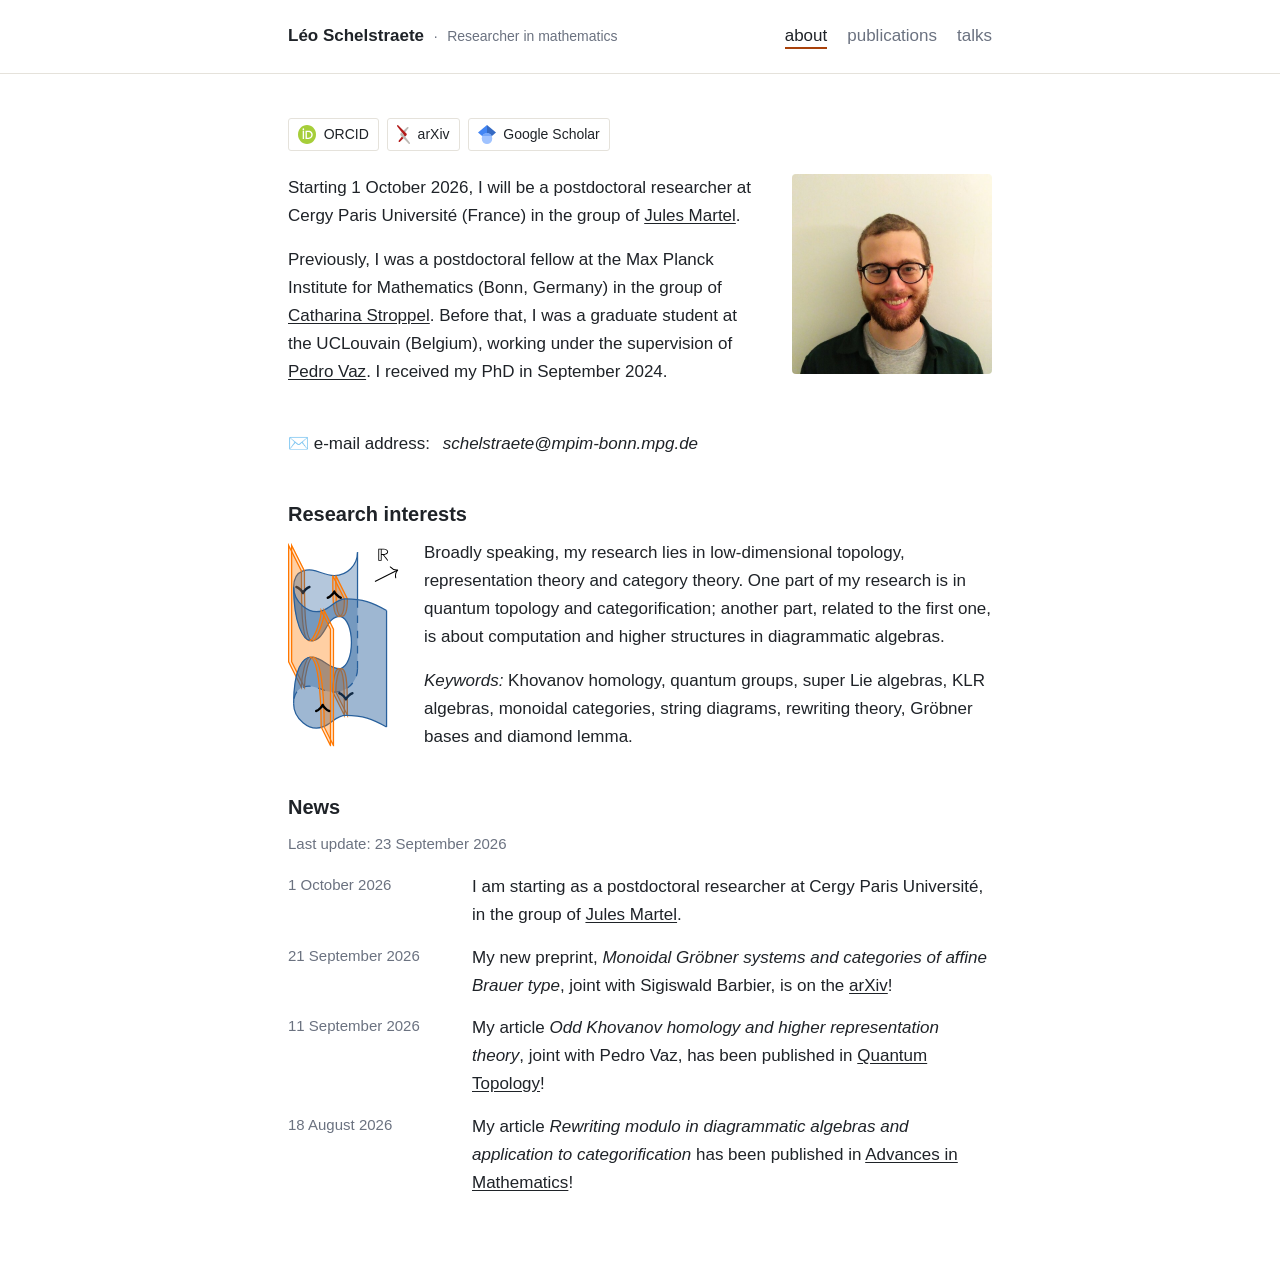
<file: index.html>
<!DOCTYPE html>
<html lang="en">

<head>
  <meta charset="utf-8">
  <meta name="viewport" content="width=device-width, initial-scale=1">
  <title>Léo Schelstraete</title>
  <meta name="description" content="Léo Schelstraete, postdoctoral researcher in mathematics.">
  <link rel="stylesheet" href="main.css">
</head>

<body>

  <nav class="nav">
    <div class="wrap">
      <div class="nav-brand">
        <a class="nav-name" href="index.html">Léo Schelstraete</a>
        <span class="nav-role">Researcher in mathematics</span>
      </div>
      <ul class="nav-links">
        <li><a href="index.html" aria-current="page">about</a></li>
        <li><a href="publications.html">publications</a></li>
        <li><a href="talks.html">talks</a></li>
      </ul>
    </div>
  </nav>

  <main class="page">
    <div class="wrap">

      <div class="profile-links">
        <a href="https://orcid.org/0000-0001-7167-3964">
          <img src="files/logos/ORCID-iD_icon_vector.svg" alt="">
          <span>ORCID</span>
        </a>
        <a href="https://arxiv.org/a/schelstraete_l_1.html">
          <img src="files/logos/arxiv-logomark-small.svg" alt="">
          <span>arXiv</span>
        </a>
        <a href="https://scholar.google.com/citations?user=fEg7OsQAAAAJ&amp;hl=en">
          <img src="files/logos/Google_Scholar_logo.svg" alt="">
          <span>Google Scholar</span>
        </a>
      </div>

      <div class="intro">
        <div>
          <p>
            Starting 1 October 2026, I will be a postdoctoral researcher at Cergy Paris Université (France) in the group of <a href="https://jmartel.perso.math.cnrs.fr/">Jules Martel</a>.
          </p>

          <p>
            Previously, I was a postdoctoral fellow at the Max Planck Institute for Mathematics (Bonn, Germany) in the group of <a href="https://www.math.uni-bonn.de/ag/stroppel/">Catharina Stroppel</a>. Before that, I was a graduate student at the UCLouvain (Belgium), working under the supervision of <a href="https://perso.uclouvain.be/pedro.vaz">Pedro Vaz</a>. I received my PhD in September 2024.
          </p>
        </div>

        <img class="intro-photo" src="files/photo.jpg" alt="Léo Schelstraete">
      </div>

      <p class="contact">
        ✉️ e-mail address: <span class="address">schelstraete@mpim-bonn.mpg.de</span>
      </p>

      <h2>Research interests</h2>
      <div class="research">
        <img class="research-figure" src="files/squeezing.svg" alt="">
        <div class="research-text">
          <p>
            Broadly speaking, my research lies in low-dimensional topology, representation theory and category theory.
            One part of my research is in quantum topology and categorification; another part, related to the first one, is about computation and higher structures in diagrammatic algebras.
          </p>
          <p>
            <em>Keywords:</em> Khovanov homology, quantum groups, super Lie algebras, KLR algebras, monoidal categories, string diagrams, rewriting theory, Gröbner bases and diamond lemma.
          </p>
        </div>
      </div>

      <h2>News</h2>
      <p class="meta">Last update: 23 September 2026</p>
      <!-- Newest first. Date on the left, item on the right. -->
      <ul class="dated">
        <li>
          <span class="meta">1 October 2026</span>
          <span>I am starting as a postdoctoral researcher at Cergy Paris Université, in the group of <a href="https://jmartel.perso.math.cnrs.fr/">Jules Martel</a>.</span>
        </li>
        <li>
          <span class="meta">21 September 2026</span>
          <span>My new preprint, <em>Monoidal Gr&ouml;bner systems and categories of affine Brauer type</em>, joint with Sigiswald Barbier, is on the <a href="https://arxiv.org/abs/2609.25159">arXiv</a>!</span>
        </li>
        <li>
          <span class="meta">11 September 2026</span>
          <span>My article <em>Odd Khovanov homology and higher representation theory</em>, joint with Pedro Vaz, has been published in <a href="https://doi.org/10.4171/QT/266">Quantum Topology</a>!</span>
        </li>
        <li>
          <span class="meta">18 August 2026</span>
          <span>My article <em>Rewriting modulo in diagrammatic algebras and application to categorification</em> has been published in <a href="https://doi.org/10.1016/j.aim.2026.111198">Advances in Mathematics</a>!</span>
        </li>
      </ul>

    </div>
  </main>

</body>

</html>
</file>
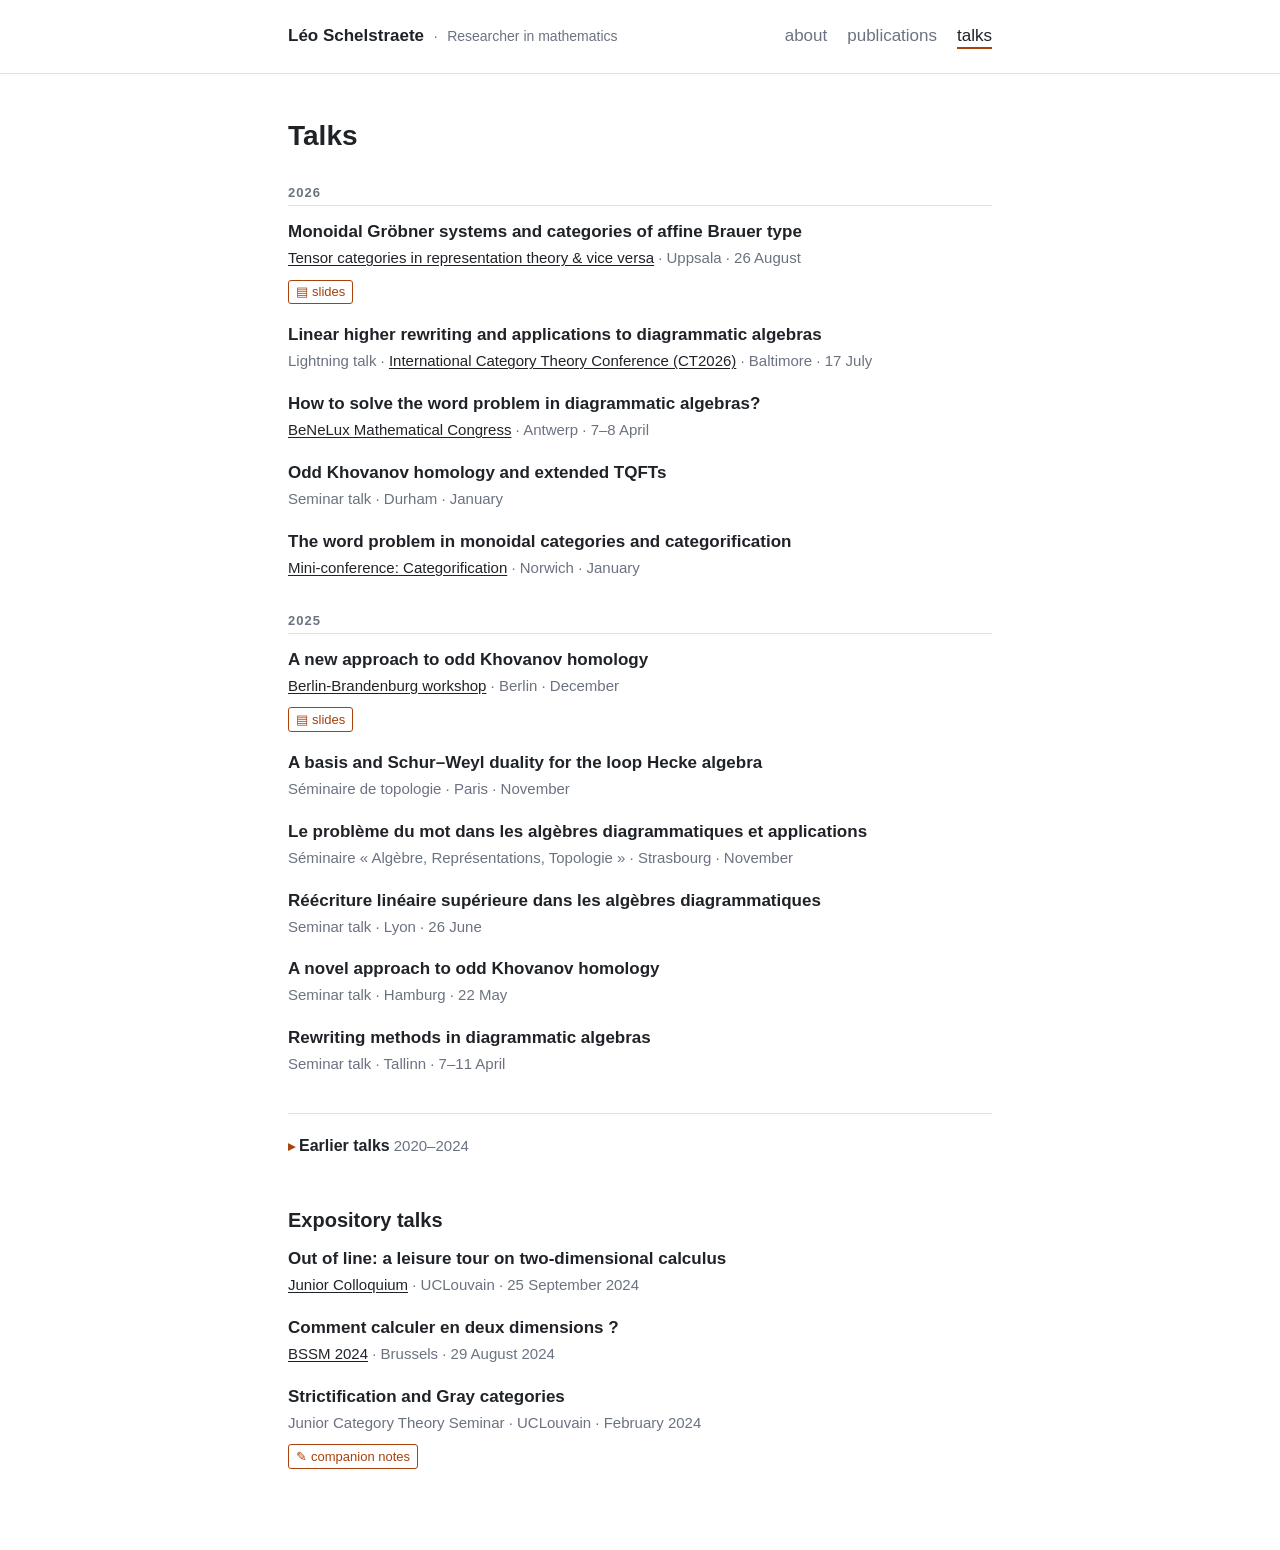
<file: talks.html>
<!DOCTYPE html>
<html lang="en">

<head>
  <meta charset="utf-8">
  <meta name="viewport" content="width=device-width, initial-scale=1">
  <title>Talks &middot; Léo Schelstraete</title>
  <meta name="description" content="Research and expository talks by Léo Schelstraete, with slides and notes.">
  <link rel="stylesheet" href="main.css">
</head>

<body>

  <nav class="nav">
    <div class="wrap">
      <div class="nav-brand">
        <a class="nav-name" href="index.html">Léo Schelstraete</a>
        <span class="nav-role">Researcher in mathematics</span>
      </div>
      <ul class="nav-links">
        <li><a href="index.html">about</a></li>
        <li><a href="publications.html">publications</a></li>
        <li><a href="talks.html" aria-current="page">talks</a></li>
      </ul>
    </div>
  </nav>

  <main class="page">
    <div class="wrap">

      <h1>Talks</h1>

      <h3 class="year">2026</h3>
      <ul class="entries talks">
        <li>
          <span class="title">Monoidal Gr&ouml;bner systems and categories of affine Brauer type</span>
          <span class="meta"><a href="https://sites.google.com/view/reptensor">Tensor categories in representation theory &amp; vice versa</a> &middot; Uppsala &middot; 26 August</span>
          <span class="chips"><a class="chip chip-slides" href="files/Uppsala.pdf">slides</a></span>
        </li>
        <li>
          <span class="title">Linear higher rewriting and applications to diagrammatic algebras</span>
          <span class="meta">Lightning talk &middot; <a href="https://ct2026.com/ct/">International Category Theory Conference (CT2026)</a> &middot; Baltimore &middot; 17 July</span>
        </li>
        <li>
          <span class="title">How to solve the word problem in diagrammatic algebras?</span>
          <span class="meta"><a href="https://bms.ulb.ac.be/conferences/bms-kwg-sml-joint-meeting/">BeNeLux Mathematical Congress</a> &middot; Antwerp &middot; 7&ndash;8 April</span>
        </li>
        <li>
          <span class="title">Odd Khovanov homology and extended TQFTs</span>
          <span class="meta">Seminar talk &middot; Durham &middot; January</span>
        </li>
        <li>
          <span class="title">The word problem in monoidal categories and categorification</span>
          <span class="meta"><a href="https://sites.google.com/view/categorificationuea2026/home">Mini-conference: Categorification</a> &middot; Norwich &middot; January</span>
        </li>
      </ul>

      <h3 class="year">2025</h3>
      <ul class="entries talks">
        <li>
          <span class="title">A new approach to odd Khovanov homology</span>
          <span class="meta"><a href="https://sites.google.com/view/berlin-brandenburg-workshop-vi/home">Berlin-Brandenburg workshop</a> &middot; Berlin &middot; December</span>
          <span class="chips"><a class="chip chip-slides" href="files/25.12%20Berlin.pdf">slides</a></span>
        </li>
        <li>
          <span class="title">A basis and Schur&ndash;Weyl duality for the loop Hecke algebra</span>
          <span class="meta">S&eacute;minaire de topologie &middot; Paris &middot; November</span>
        </li>
        <li>
          <span class="title">Le probl&egrave;me du mot dans les alg&egrave;bres diagrammatiques et applications</span>
          <span class="meta">S&eacute;minaire &laquo;&nbsp;Alg&egrave;bre, Repr&eacute;sentations, Topologie&nbsp;&raquo; &middot; Strasbourg &middot; November</span>
        </li>
        <li>
          <span class="title">R&eacute;&eacute;criture lin&eacute;aire sup&eacute;rieure dans les alg&egrave;bres diagrammatiques</span>
          <span class="meta">Seminar talk &middot; Lyon &middot; 26 June</span>
        </li>
        <li>
          <span class="title">A novel approach to odd Khovanov homology</span>
          <span class="meta">Seminar talk &middot; Hamburg &middot; 22 May</span>
        </li>
        <li>
          <span class="title">Rewriting methods in diagrammatic algebras</span>
          <span class="meta">Seminar talk &middot; Tallinn &middot; 7&ndash;11 April</span>
        </li>
      </ul>

      <details class="more">
        <summary>Earlier talks <span class="count">2020&ndash;2024</span></summary>

        <h3 class="year">2024</h3>
        <ul class="entries talks">
          <li>
            <span class="title">Rewriting in diagrammatic algebras</span>
            <span class="meta">Seminar talk &middot; Bonn &middot; December</span>
          </li>
          <li>
            <span class="title">Oddification, de la th&eacute;orie des repr&eacute;sentations &agrave; la topologie</span>
            <span class="meta">Seminar talk &middot; Marseille &middot; 14 November</span>
          </li>
          <li>
            <span class="title">R&eacute;&eacute;criture en alg&egrave;bre sup&eacute;rieure et applications</span>
            <span class="meta">Seminar talk &middot; Montpellier &middot; 13 November</span>
          </li>
          <li>
            <span class="title">Oddification, from representation theory to topology</span>
            <span class="meta">Seminar talk &middot; Bochum &middot; 7 November</span>
          </li>
          <li>
            <span class="title">A novel approach to odd Khovanov homology</span>
            <span class="meta">Low-dimensional topology seminar &middot; Max Planck Institute for Mathematics &middot; 22 October</span>
          </li>
          <li>
            <span class="title">Oddification, from representation theory to topology</span>
            <span class="meta">Algebra seminar &middot; Bonn &middot; 11 October</span>
          </li>
          <li>
            <span class="title">Odd Khovanov homology and higher representation theory</span>
            <span class="meta">Seminar talk &middot; Clermont-Ferrand &middot; 28 May</span>
          </li>
          <li>
            <span class="title">Odd Khovanov homology and higher representation theory</span>
            <span class="meta">EQuAL seminar &middot; online &middot; 23 May</span>
            <span class="chips"><a class="chip chip-notes" href="files/EQuAL-notes.pdf">notes</a></span>
          </li>
          <li>
            <span class="title">Odd Khovanov homology and higher representation theory</span>
            <span class="meta">Algebra seminar &middot; University of Oregon &middot; January</span>
          </li>
          <li>
            <span class="title">Odd Khovanov homology and higher representation theory</span>
            <span class="meta">JMM 2024 &middot; Special Session on Knots, Skein Modules and Categorification &middot; San Francisco &middot; January</span>
            <span class="chips"><a class="chip chip-slides" href="files/slides_JMM.pdf">slides</a></span>
          </li>
        </ul>

        <h3 class="year">2023</h3>
        <ul class="entries talks">
          <li>
            <span class="title">Odd Khovanov homology and higher representation theory</span>
            <span class="meta"><a href="https://winterbraids.math.cnrs.fr/archive/winterbraids12/">Winter Braids XII</a> &middot; Tours &middot; February</span>
            <span class="chips"><a class="chip chip-slides" href="files/slides_WBXII.pdf">slides</a></span>
          </li>
        </ul>

        <h3 class="year">2022</h3>
        <ul class="entries talks">
          <li>
            <span class="title">Odd Khovanov homology and 2-supercategories</span>
            <span class="meta"><a href="https://hopfalgb.ulb.be/schedule.html">UCL-ULB-VUB seminar on quantum groups, Hopf algebras and monoidal categories</a> &middot; Brussels &middot; May</span>
            <span class="chips"><a class="chip chip-slides" href="files/HAQG.pdf">slides</a></span>
          </li>
        </ul>

        <h3 class="year">2021</h3>
        <ul class="entries talks">
          <li>
            <span class="title">Odd Khovanov homology and supercategorification</span>
            <span class="meta">Winter Braids XI &middot; Dijon &middot; December</span>
            <span class="chips"><a class="chip chip-poster" href="files/poster_winter_braids_XI.pdf">poster</a></span>
          </li>
        </ul>

        <h3 class="year">2020</h3>
        <ul class="entries talks">
          <li>
            <span class="title">Supercategorification and odd Khovanov homology</span>
            <span class="meta"><a href="https://uclouvain.be/fr/instituts-recherche/irmp/seminaires-de-topologie-algebrique.html#schelstraete">S&eacute;minaire de topologie alg&eacute;brique</a> &middot; UCLouvain &middot; October</span>
            <span class="chips"><a class="chip chip-slides" href="files/UCLouvain-10-2020.pdf">slides</a></span>
          </li>
        </ul>
      </details>

      <h2>Expository talks</h2>
      <ul class="entries talks">
        <li>
          <span class="title">Out of line: a leisure tour on two-dimensional calculus</span>
          <span class="meta"><a href="https://uclouvain.be/en/research-institutes/irmp/junior-colloquium.html">Junior Colloquium</a> &middot; UCLouvain &middot; 25 September 2024</span>
        </li>
        <li>
          <span class="title">Comment calculer en deux dimensions&nbsp;?</span>
          <span class="meta"><a href="https://bssm.ulb.ac.be/fr/program.php">BSSM 2024</a> &middot; Brussels &middot; 29 August 2024</span>
        </li>
        <li>
          <span class="title">Strictification and Gray categories</span>
          <span class="meta">Junior Category Theory Seminar &middot; UCLouvain &middot; February 2024</span>
          <span class="chips"><a class="chip chip-notes" href="files/Strictification%20and%20Gray%20categories.pdf">companion notes</a></span>
        </li>
      </ul>

    </div>
  </main>

</body>

</html>
</file>
<file: main.css>
:root {
  --bg:    #ffffff;
  --text:  #1f2328;
  --muted: #6b7280;
  --link:   #1f2328;  /* ink: links read by their underline, not by colour */
  --accent: #a8410a;  /* ocre, from the paper preamble, darkened to clear AA on --bg */
  --rule:   #e5e2db;
  --tint:   #f1efe9;  /* chip hover */
}

body {
  margin: 0;
  background: var(--bg);
  color: var(--text);
  font-family: -apple-system, "Segoe UI", Roboto, Helvetica, Arial, sans-serif;
  font-size: 1.0625rem;
  line-height: 1.65;
}

/* Centred column, shared by the nav bar and the page body */
.wrap {
  max-width: 44rem;
  margin: 0 auto;
  padding: 0 1.25rem;
}

a {
  color: var(--link);
  text-decoration: underline;
  text-underline-offset: 2px;
}
a:hover { color: var(--accent); }

h1, h2, h3 {
  line-height: 1.25;
  font-weight: 600;
}
h1 { font-size: 1.75rem; margin: 0 0 0.2rem; }
h2 { font-size: 1.25rem; margin: 2.75rem 0 0.75rem; }
h3 { font-size: 1rem; margin: 1.75rem 0 0.5rem; }

p { margin: 0 0 1rem; }

/* Secondary text: dates, venues, affiliations */
.meta {
  color: var(--muted);
  font-size: 0.9375rem;
}

/* Nav */

.nav { border-bottom: 1px solid var(--rule); }

.nav .wrap {
  display: flex;
  flex-wrap: wrap;
  justify-content: space-between;
  align-items: baseline;
  gap: 0.4rem 1.5rem;
  padding-top: 1.4rem;
  padding-bottom: 1.4rem;
}

.nav-brand {
  display: flex;
  align-items: baseline;
  gap: 0.6rem;
  min-width: 0;
}

.nav-name {
  font-weight: 600;
  color: var(--text);
  text-decoration: none;
  white-space: nowrap;
}

/* Role sits beside the name, quiet enough not to read as a second link */
.nav-role {
  color: var(--muted);
  font-size: 0.875rem;
}

.nav-role::before {
  content: "·";
  margin-right: 0.6rem;
}

.nav-links {
  display: flex;
  flex-wrap: wrap;
  gap: 1.25rem;
  margin: 0;
  padding: 0;
  list-style: none;
}

.nav-links a {
  color: var(--muted);
  text-decoration: none;
  padding-bottom: 2px;
}
.nav-links a:hover { color: var(--text); }

.nav-links a[aria-current="page"] {
  color: var(--text);
  border-bottom: 2px solid var(--accent);
}

.page { padding: 2.75rem 0 4rem; }

/* About: bio first, photo in the right-hand column */

.intro {
  display: grid;
  grid-template-columns: 1fr 200px;
  gap: 1.75rem;
  align-items: start;
}

.intro-photo {
  width: 100%;
  height: auto;
  border-radius: 4px;
}

/* Contact line sits under the intro grid, spanning the full column */
.contact { margin: 1.75rem 0 0; }

.contact .address {
  margin-left: 0.5rem;
  font-style: italic;
}

/* Research interests: figure in the left column, scaled to the height of the text */
.research {
  display: grid;
  grid-template-columns: 7rem 1fr;
  gap: 1.5rem;
}

/* Fills the height of the text column; object-fit keeps the figure's proportions */
.research-figure {
  width: 100%;
  height: 100%;
  object-fit: contain;
  object-position: left top;
}

.research-text > p:last-child { margin-bottom: 0; }

/* Profile links as labelled chips, matching the ones on the publications page */
.profile-links {
  display: flex;
  flex-wrap: wrap;
  align-items: center;
  gap: 0.5rem;
  margin-bottom: 1.4rem;
}

.profile-links a {
  display: inline-flex;
  align-items: center;
  gap: 0.45rem;
  padding: 0.3em 0.65em;
  border: 1px solid var(--rule);
  border-radius: 3px;
  color: var(--link);
  font-size: 0.875rem;
  text-decoration: none;
}
.profile-links a:hover {
  border-color: var(--accent);
  color: var(--accent);
  background: var(--tint);
}

.profile-links img {
  display: block;
  height: 1.15rem;
  width: auto;
}

/* Entry lists: title on one line, venue and links beneath.
   Used for both publications (.pubs) and talks (.talks). */

.entries {
  list-style: none;
  margin: 0;
  padding: 0;
}

.entries .meta { display: block; }

.entries .title {
  display: block;
  font-weight: 600;
  color: var(--text);
}

/* a list straight after the page title needs breathing room */
h1 + .entries { margin-top: 1.5rem; }

.pubs > li { margin-bottom: 1.5rem; }
.talks > li { margin-bottom: 1rem; }

/* Kicker: journal citation when published, the kind of work otherwise */
.pubs .venue {
  display: block;
  font-size: 0.8125rem;
  color: var(--muted);
}
/* Ocre marks a published venue; italic carries the same cue without colour */
.pubs .journal {
  color: var(--accent);
  font-style: italic;
}

.pubs .authors {
  display: block;
  color: var(--muted);
  font-size: 0.9375rem;
}

.abstract {
  margin: 0.6rem 0 0;
  padding-left: 0.9rem;
  border-left: 2px solid var(--rule);
  font-size: 0.9375rem;
  color: var(--muted);
}

/* Chronological numbering: [1] is the oldest, so the counter counts down.
   A named counter is used because Chrome mishandles counter(list-item) on
   <ol reversed> in ::before; the script in publications.html sets its start. */
.pubs.numbered > li {
  counter-increment: pub -1;
  position: relative;
  padding-left: 2.6rem;
}

.pubs.numbered > li::before {
  content: "[" counter(pub) "]";
  position: absolute;
  left: 0;
  top: 0;
  color: var(--muted);
  font-size: 0.8125rem;
  font-variant-numeric: tabular-nums;
}

/* Chips: links to material, plus the abstract toggle */

.chips {
  display: block;
  margin-top: 0.4rem;
}

.chip {
  display: inline-block;
  margin-right: 0.35rem;
  padding: 0.05em 0.5em;
  border: 1px solid var(--rule);
  border-radius: 3px;
  color: var(--link);
  font-size: 0.8125rem;
  text-decoration: none;
}
.chip:hover {
  border-color: var(--accent);
  color: var(--accent);
  background: var(--tint);
}

/* the abstract chip is a button, so it needs the text styling reset */
button.chip {
  font-family: inherit;
  line-height: inherit;
  background: none;
  cursor: pointer;
}

/* caret showing which way the abstract will fold */
.chip[aria-expanded]::after { content: " \25b8"; }
.chip[aria-expanded="true"]::after { content: " \25be"; }

/* Ocre marks something you can actually open — a journal version, or the
   slides/notes/poster of a talk; the glyph carries the cue again for
   readers who do not see the colour */
.chip-journal,
.chip-slides,
.chip-notes,
.chip-poster {
  color: var(--accent);
  border-color: var(--accent);
}

.chip-slides::before,
.chip-notes::before,
.chip-poster::before {
  margin-right: 0.35em;
}
.chip-slides::before { content: "\25a4"; }   /* ▤ slides */
.chip-notes::before  { content: "\270e"; }   /* ✎ notes  */
.chip-poster::before { content: "\25a7"; }   /* ▧ poster */

/* Talks: year headings act as dividers down the list, so the page reads as
   a timeline rather than one unbroken run of entries */
.year {
  margin: 2rem 0 0.75rem;
  padding-bottom: 0.25rem;
  border-bottom: 1px solid var(--rule);
  color: var(--muted);
  font-size: 0.8125rem;
  font-weight: 600;
  letter-spacing: 0.08em;
}

/* Older talks stay on the page but folded, so the recent years lead */
.more {
  margin: 2.25rem 0 0;
  border-top: 1px solid var(--rule);
  padding-top: 0.9rem;
}

.more > summary {
  display: inline-flex;
  align-items: baseline;
  gap: 0.25rem;
  padding: 0.3rem 0.6rem;
  margin-left: -0.6rem;
  border-radius: 3px;
  color: var(--text);
  font-size: 1rem;
  font-weight: 600;
  list-style: none;
  cursor: pointer;
}
.more > summary:hover { background: var(--tint); }
.more > summary::-webkit-details-marker { display: none; }

.more > summary::before {
  content: "\25b8";
  color: var(--accent);
  font-size: 0.875em;
}
.more[open] > summary::before { content: "\25be"; }

/* count keeps its quieter weight, so the label still leads */
.more .count {
  color: var(--muted);
  font-size: 0.9375rem;
  font-weight: 400;
}

/* first year heading inside the fold should not double the top gap */
.more > .year:first-of-type { margin-top: 1.25rem; }

/* Dated lists: date on the left, item on the right (news) */

.dated {
  list-style: none;
  margin: 0;
  padding: 0;
}

.dated > li {
  display: grid;
  grid-template-columns: 10.5rem 1fr;
  gap: 0 1rem;
  margin-bottom: 0.9rem;
}

/* Narrow screens: two-column layouts collapse to one */
@media (max-width: 34rem) {
  .nav-role { display: none; }

  .intro { grid-template-columns: 1fr; }
  /* photo back above the bio when the columns collapse */
  .intro-photo { order: -1; max-width: 200px; }

  /* the figure would crowd the text, so stack it above at a fixed size */
  .research { display: block; }
  .research-figure {
    display: block;
    height: 9rem;
    margin: 0 0 1rem;
  }

  .dated > li { grid-template-columns: 1fr; gap: 0.1rem; }
  .pubs.numbered > li { padding-left: 2.2rem; }
}
</file>
